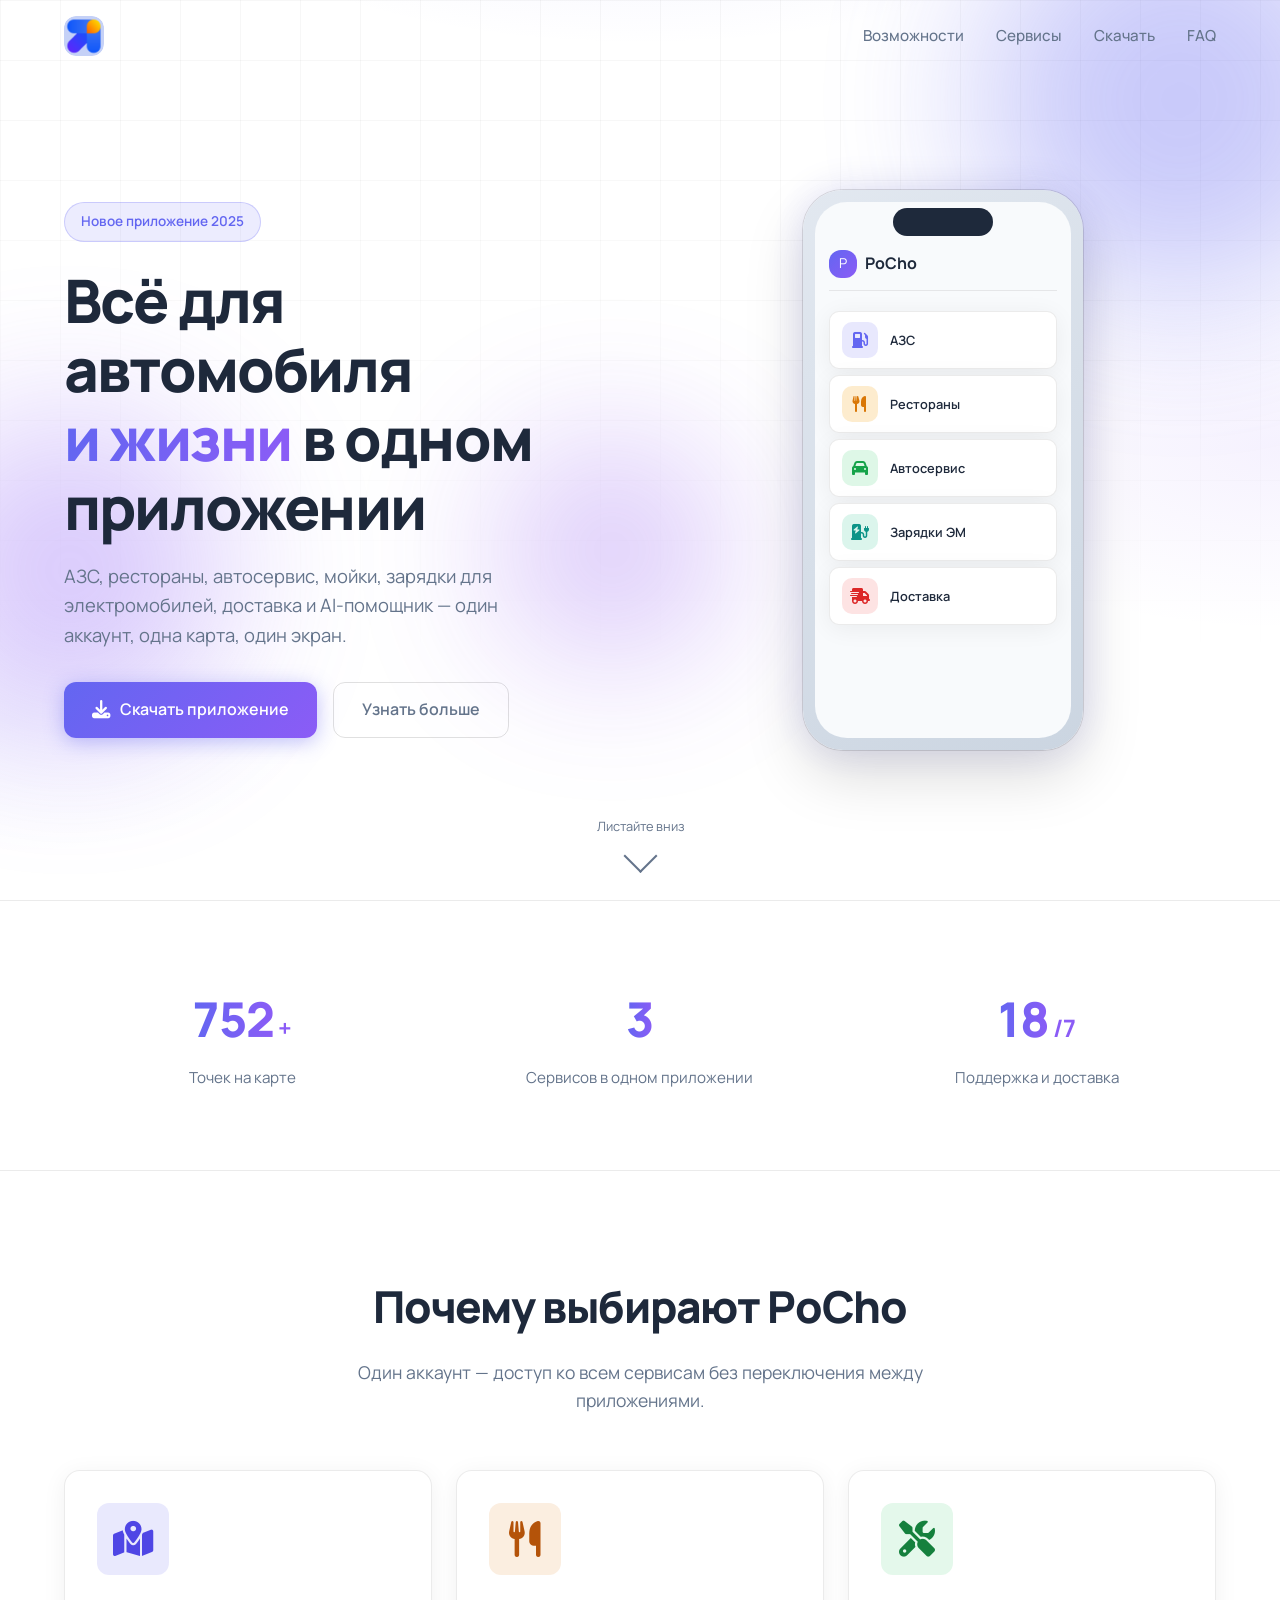
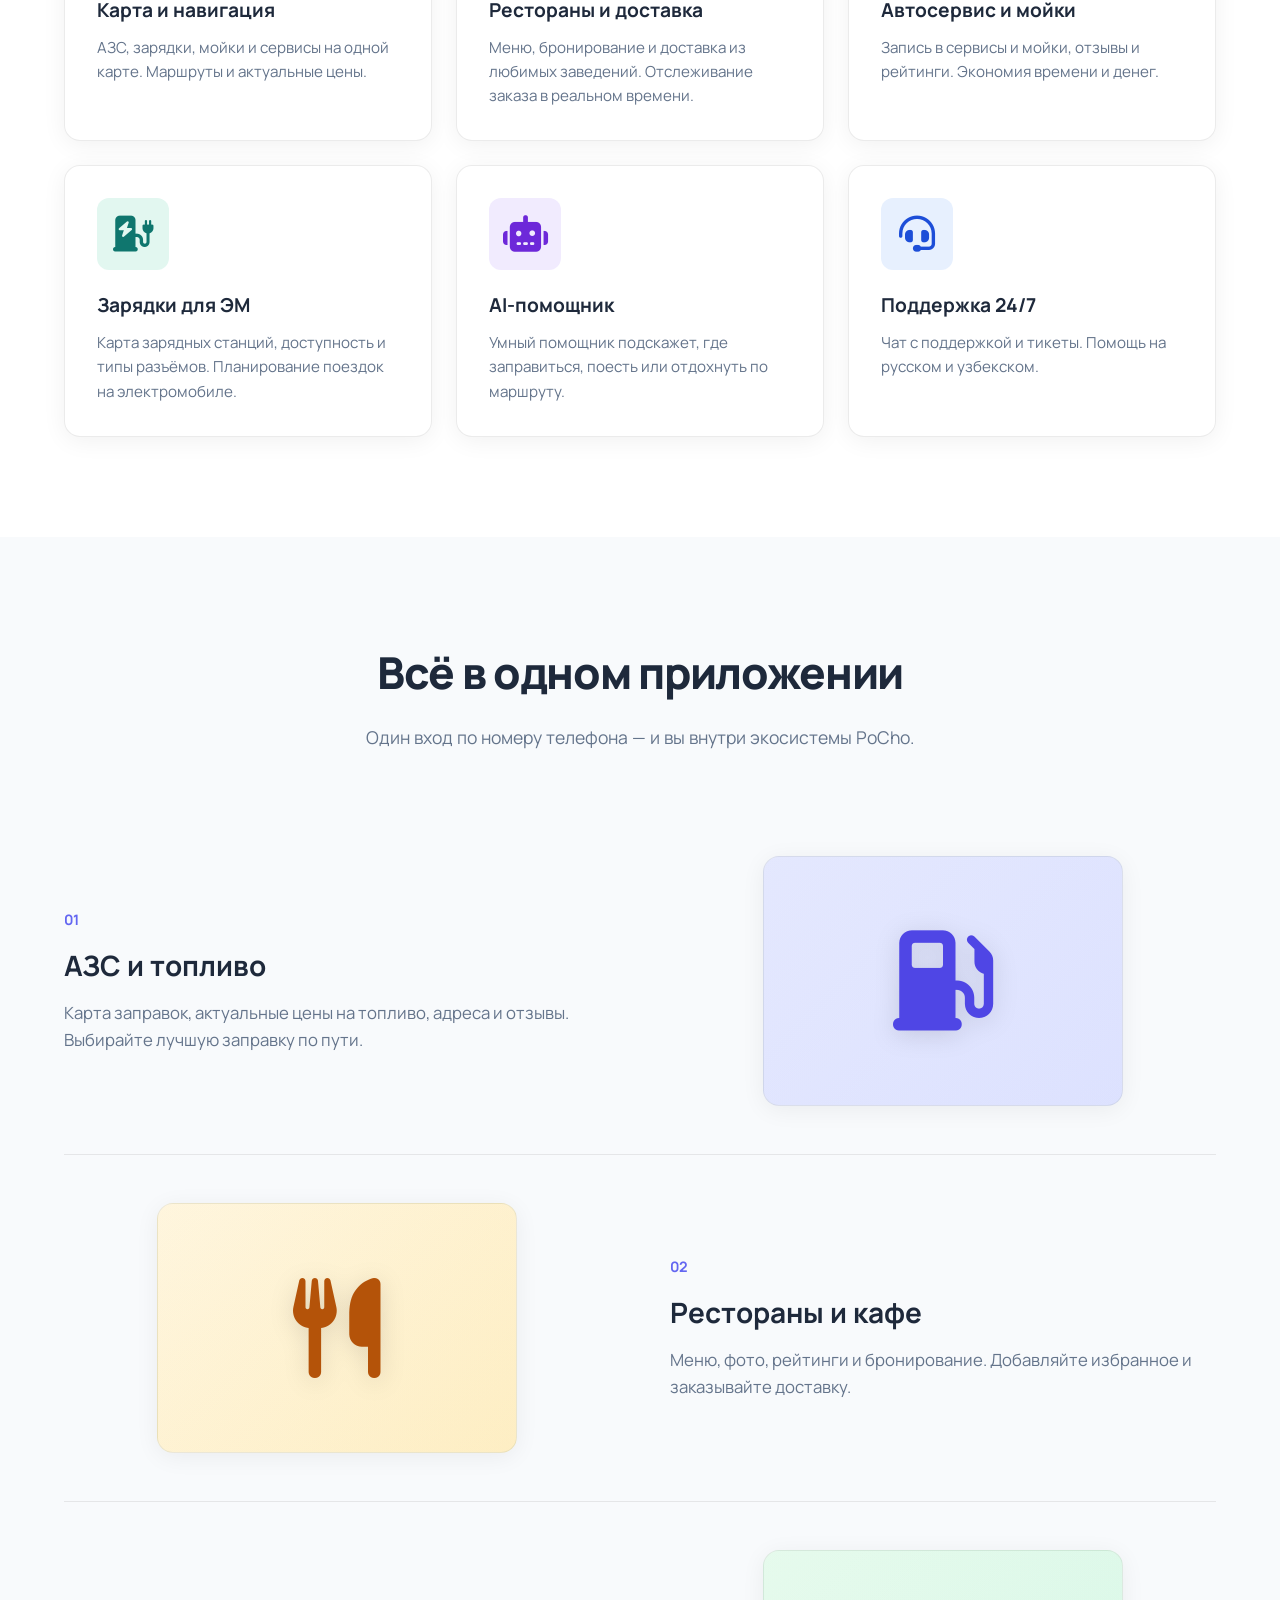
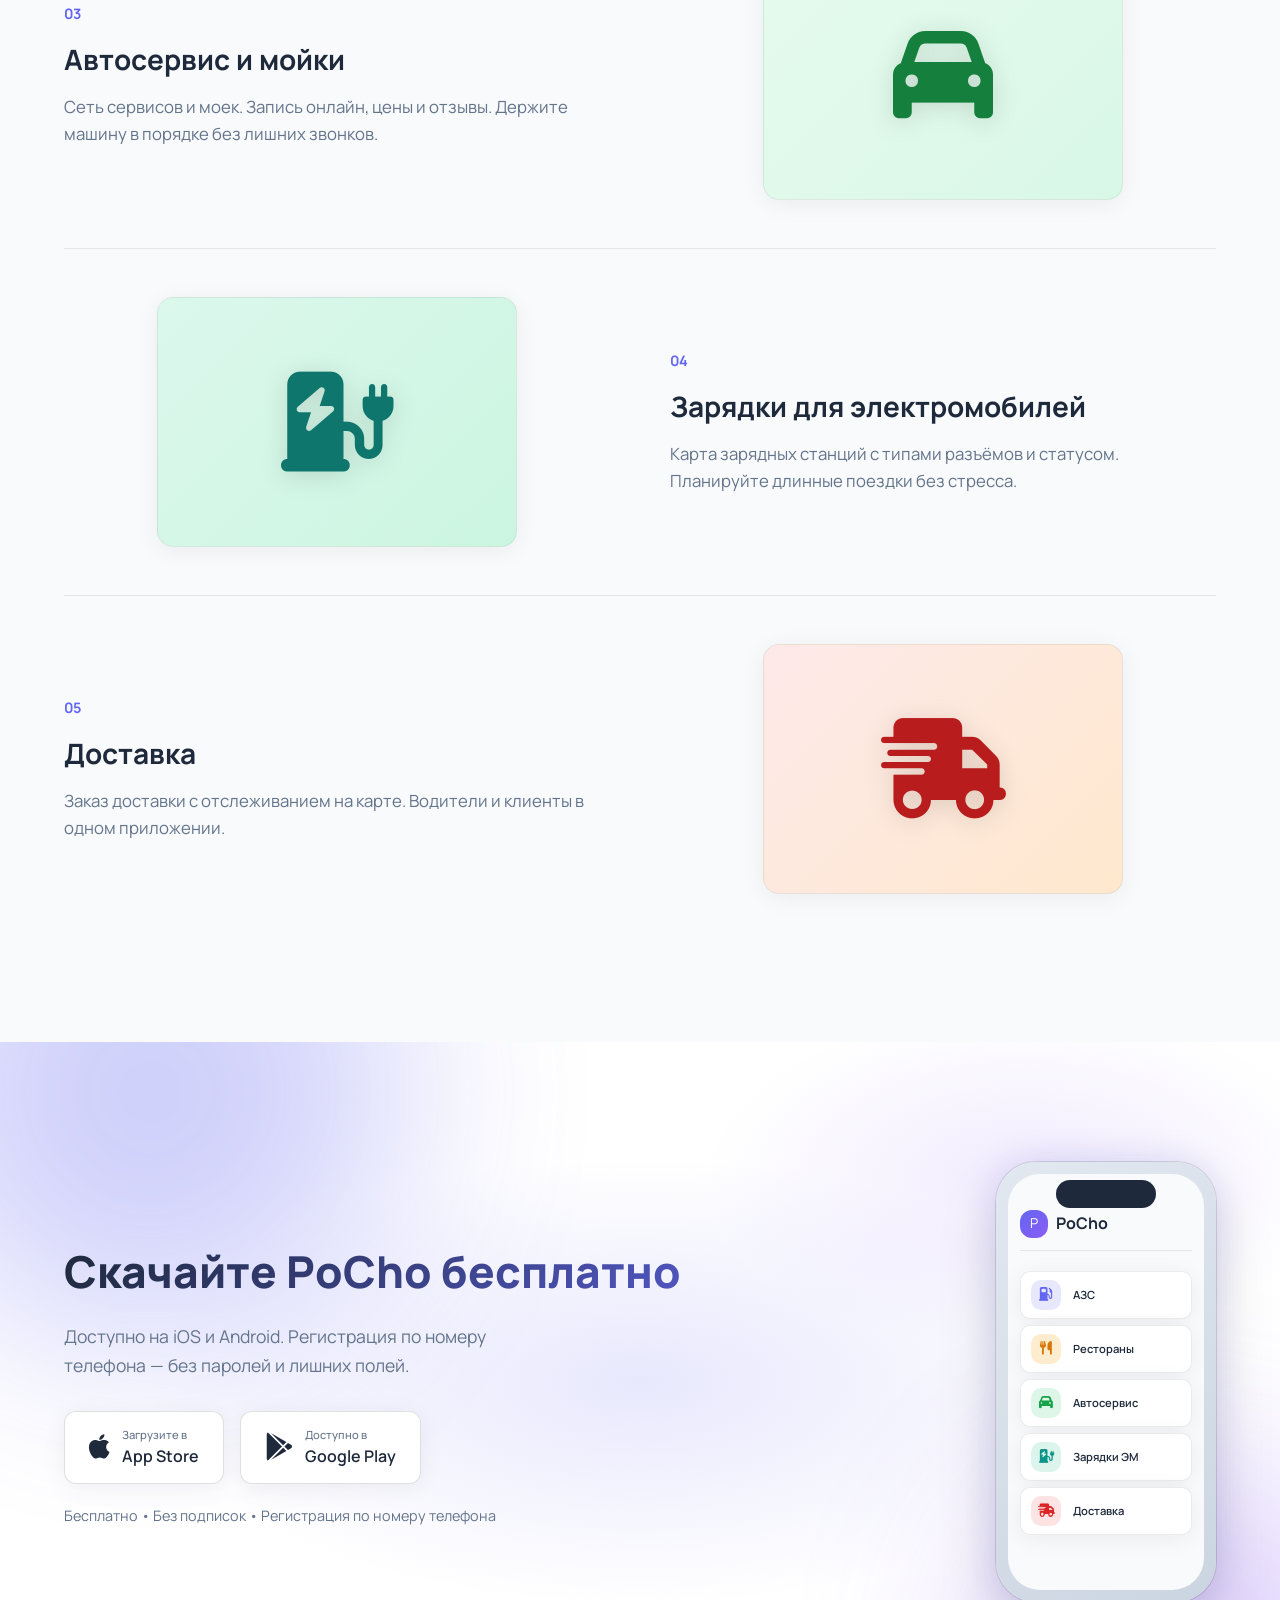
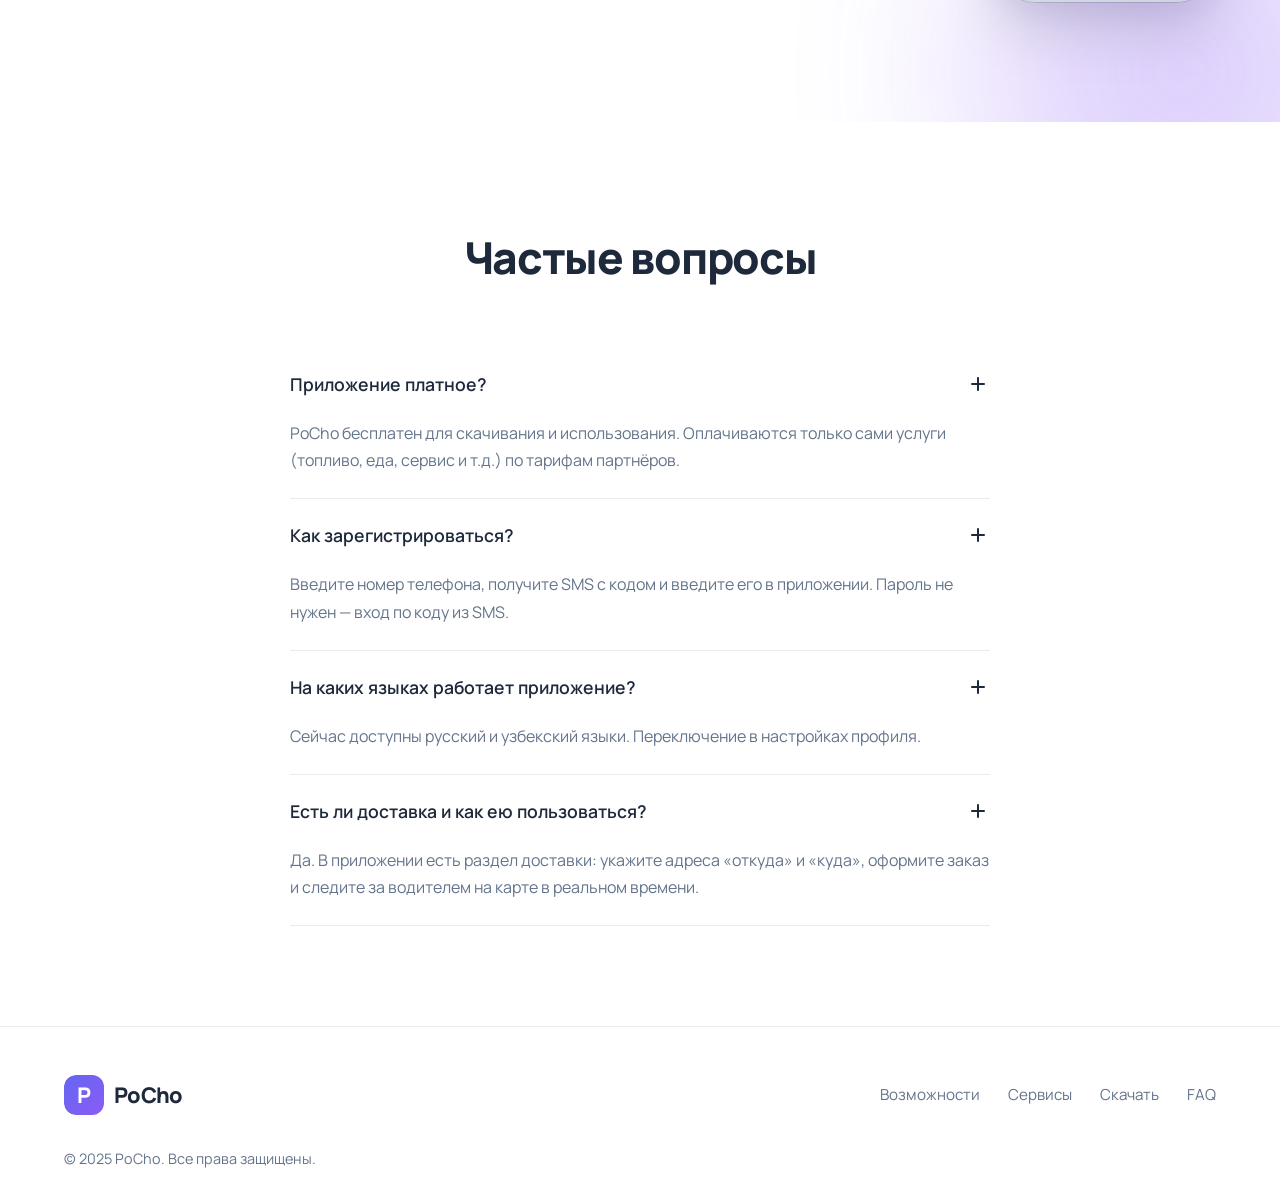
<file: landing/index.html>
<!DOCTYPE html>
<html lang="ru">

<head>
  <meta charset="UTF-8">
  <meta name="viewport" content="width=device-width, initial-scale=1.0">

  <!-- Primary Meta Tags -->
  <title>PoCho — Всё в одном приложении | АЗС, Рестораны, Автосервис, Доставка</title>
  <meta name="title" content="PoCho — Всё в одном приложении | АЗС, Рестораны, Автосервис, Доставка">
  <meta name="description"
    content="PoCho — всё для автомобиля и жизни в одном приложении: АЗС, рестораны, автосервис, мойки, зарядки для электромобилей, доставка и AI-помощник. Скачайте бесплатно на iOS и Android.">
  <meta name="keywords"
    content="PoCho, мобильное приложение, АЗС, заправки, рестораны, автосервис, доставка, зарядки электромобилей, навигация, карта, AI помощник, iOS, Android, скачать приложение">
  <meta name="author" content="PoCho">
  <meta name="robots" content="index, follow, max-image-preview:large, max-snippet:-1, max-video-preview:-1">
  <meta name="language" content="Russian">
  <meta name="revisit-after" content="7 days">
  <meta name="rating" content="general">

  <!-- Canonical URL -->
  <link rel="canonical" href="https://pocho.app/">

  <!-- Open Graph / Facebook -->
  <meta property="og:type" content="website">
  <meta property="og:url" content="https://pocho.app/">
  <meta property="og:title" content="PoCho — Всё в одном приложении | АЗС, Рестораны, Автосервис">
  <meta property="og:description"
    content="PoCho — всё для автомобиля и жизни в одном приложении: АЗС, рестораны, автосервис, мойки, зарядки для электромобилей, доставка и AI-помощник. Скачайте бесплатно на iOS и Android.">
  <meta property="og:image" content="https://pocho.app/to-go-logo.png">
  <meta property="og:image:secure_url" content="https://pocho.app/to-go-logo.png">
  <meta property="og:image:width" content="1200">
  <meta property="og:image:height" content="630">
  <meta property="og:image:alt" content="PoCho — Мобильное приложение для автомобиля и жизни">
  <meta property="og:locale" content="ru_RU">
  <meta property="og:site_name" content="PoCho">

  <!-- Twitter Card -->
  <meta name="twitter:card" content="summary_large_image">
  <meta name="twitter:url" content="https://pocho.app/">
  <meta name="twitter:title" content="PoCho — Всё в одном приложении | АЗС, Рестораны, Автосервис">
  <meta name="twitter:description"
    content="PoCho — всё для автомобиля и жизни в одном приложении: АЗС, рестораны, автосервис, мойки, зарядки для электромобилей, доставка и AI-помощник.">
  <meta name="twitter:image" content="https://pocho.app/to-go-logo.png">
  <meta name="twitter:image:alt" content="PoCho — Мобильное приложение для автомобиля и жизни">
  <meta name="twitter:creator" content="@pocho_app">
  <meta name="twitter:site" content="@pocho_app">

  <!-- Mobile App Meta Tags -->
  <meta name="apple-mobile-web-app-capable" content="yes">
  <meta name="apple-mobile-web-app-status-bar-style" content="default">
  <meta name="apple-mobile-web-app-title" content="PoCho">
  <meta name="mobile-web-app-capable" content="yes">
  <meta name="application-name" content="PoCho">
  <meta name="theme-color" content="#6366f1">
  <meta name="msapplication-TileColor" content="#6366f1">
  <meta name="msapplication-config" content="/browserconfig.xml">

  <!-- Favicons -->
  <link rel="icon" type="image/png" href="/landing/to-go-logo.png">
  <link rel="apple-touch-icon" href="/landing/to-go-logo.png">
  <link rel="icon" type="image/png" sizes="32x32" href="/landing/to-go-logo.png">
  <link rel="icon" type="image/png" sizes="16x16" href="/landing/to-go-logo.png">
  <link rel="mask-icon" href="/landing/to-go-logo.png" color="#6366f1">

  <!-- Preconnect for Performance -->
  <link rel="preconnect" href="https://fonts.googleapis.com">
  <link rel="preconnect" href="https://fonts.gstatic.com" crossorigin>
  <link rel="dns-prefetch" href="https://fonts.googleapis.com">
  <link rel="dns-prefetch" href="https://fonts.gstatic.com">

  <!-- Stylesheets -->
  <link href="https://fonts.googleapis.com/css2?family=Manrope:wght@400;500;600;700;800&display=swap" rel="stylesheet">
  <link rel="stylesheet" href="https://cdnjs.cloudflare.com/ajax/libs/font-awesome/6.5.1/css/all.min.css"
    crossorigin="anonymous">
  <link rel="stylesheet" href="/landing/css/style.css">

  <!-- Structured Data (JSON-LD) -->
  <script type="application/ld+json">
    {
      "@context": "https://schema.org",
      "@type": "MobileApplication",
      "name": "PoCho",
      "applicationCategory": "LifestyleApplication",
      "operatingSystem": ["iOS", "Android"],
      "offers": {
        "@type": "Offer",
        "price": "0",
        "priceCurrency": "USD"
      },
      "aggregateRating": {
        "@type": "AggregateRating",
        "ratingValue": "4.8",
        "ratingCount": "1250"
      },
      "description": "PoCho — всё для автомобиля и жизни в одном приложении: АЗС, рестораны, автосервис, мойки, зарядки для электромобилей, доставка и AI-помощник.",
      "screenshot": "https://pocho.app/to-go-logo.png",
      "softwareVersion": "1.0",
      "releaseNotes": "Первая версия приложения с полным функционалом",
      "downloadUrl": "https://apps.apple.com/app/pocho/idXXXXXXXXX",
      "softwareHelp": {
        "@type": "CreativeWork",
        "url": "https://pocho.app/#faq"
      }
    }
  </script>

  <script type="application/ld+json">
    {
      "@context": "https://schema.org",
      "@type": "Organization",
      "name": "PoCho",
      "url": "https://pocho.app",
      "logo": "https://pocho.app/to-go-logo.png",
      "description": "PoCho — всё для автомобиля и жизни в одном приложении",
      "sameAs": [
        "https://apps.apple.com/app/pocho/idXXXXXXXXX",
        "https://play.google.com/store/apps/details?id=com.potcho.app"
      ],
      "contactPoint": {
        "@type": "ContactPoint",
        "contactType": "customer support",
        "availableLanguage": ["Russian", "Uzbek"]
      }
    }
  </script>

  <script type="application/ld+json">
    {
      "@context": "https://schema.org",
      "@type": "WebSite",
      "name": "PoCho",
      "url": "https://pocho.app",
      "description": "PoCho — всё для автомобиля и жизни в одном приложении",
      "potentialAction": {
        "@type": "SearchAction",
        "target": "https://pocho.app/?q={search_term_string}",
        "query-input": "required name=search_term_string"
      }
    }
  </script>

  <script type="application/ld+json">
    {
      "@context": "https://schema.org",
      "@type": "FAQPage",
      "mainEntity": [{
          "@type": "Question",
          "name": "Приложение платное?",
          "acceptedAnswer": {
            "@type": "Answer",
            "text": "PoCho бесплатен для скачивания и использования. Оплачиваются только сами услуги (топливо, еда, сервис и т.д.) по тарифам партнёров."
          }
        },
        {
          "@type": "Question",
          "name": "Как зарегистрироваться?",
          "acceptedAnswer": {
            "@type": "Answer",
            "text": "Введите номер телефона, получите SMS с кодом и введите его в приложении. Пароль не нужен — вход по коду из SMS."
          }
        },
        {
          "@type": "Question",
          "name": "На каких языках работает приложение?",
          "acceptedAnswer": {
            "@type": "Answer",
            "text": "Сейчас доступны русский и узбекский языки. Переключение в настройках профиля."
          }
        },
        {
          "@type": "Question",
          "name": "Есть ли доставка и как ею пользоваться?",
          "acceptedAnswer": {
            "@type": "Answer",
            "text": "Да. В приложении есть раздел доставки: укажите адреса «откуда» и «куда», оформите заказ и следите за водителем на карте в реальном времени."
          }
        }
      ]
    }
  </script>

  <script type="application/ld+json">
    {
      "@context": "https://schema.org",
      "@type": "SoftwareApplication",
      "name": "PoCho",
      "operatingSystem": "iOS, Android",
      "applicationCategory": "LifestyleApplication",
      "offers": {
        "@type": "Offer",
        "price": "0",
        "priceCurrency": "USD"
      },
      "aggregateRating": {
        "@type": "AggregateRating",
        "ratingValue": "4.8",
        "reviewCount": "1250"
      },
      "description": "PoCho — всё для автомобиля и жизни в одном приложении: АЗС, рестораны, автосервис, мойки, зарядки для электромобилей, доставка и AI-помощник.",
      "screenshot": "https://pocho.app/to-go-logo.png",
      "featureList": [
        "Карта и навигация",
        "АЗС и топливо",
        "Рестораны и доставка",
        "Автосервис и мойки",
        "Зарядки для электромобилей",
        "AI-помощник",
        "Поддержка 24/7"
      ]
    }
  </script>
</head>

<body>
  <!-- Cursor glow -->
  <div class="cursor-glow" id="cursorGlow"></div>

  <!-- Header -->
  <header class="header" id="header">
    <div class="container header-inner">
      <a href="/" class="logo" aria-label="PoCho — Главная страница">
        <img src="/landing/to-go-logo.png" alt="PoCho — Всё в одном приложении" class="logo-img" width="120" height="40">
      </a>
      <nav class="nav">
        <a href="#features">Возможности</a>
        <a href="#services">Сервисы</a>
        <a href="#download">Скачать</a>
        <a href="#faq">FAQ</a>
      </nav>
      <button class="nav-toggle" id="navToggle" aria-label="Меню">
        <span></span><span></span><span></span>
      </button>
    </div>
  </header>

  <!-- Hero -->
  <section class="hero" itemscope itemtype="https://schema.org/WebPage">
    <div class="hero-bg">
      <div class="hero-gradient"></div>
      <div class="hero-grid"></div>
      <div class="hero-orb hero-orb-1"></div>
      <div class="hero-orb hero-orb-2"></div>
      <div class="hero-orb hero-orb-3"></div>
    </div>
    <div class="container hero-inner">
      <div class="hero-content animate-on-scroll">
        <span class="hero-badge">Новое приложение 2025</span>
        <h1 class="hero-title" itemprop="name">
          Всё для автомобиля<br>
          <span class="hero-title-accent">и жизни</span> в одном приложении
        </h1>
        <p class="hero-desc" itemprop="description">
          АЗС, рестораны, автосервис, мойки, зарядки для электромобилей, доставка и AI-помощник — один аккаунт, одна
          карта, один экран.
        </p>
        <div class="hero-cta">
          <a href="#download" class="btn btn-primary">
            <i class="fa-solid fa-download" aria-hidden="true"></i>
            Скачать приложение
          </a>
          <a href="#features" class="btn btn-ghost">Узнать больше</a>
        </div>
      </div>
      <div class="hero-visual animate-on-scroll" data-delay="200">
        <div class="phone-mockup">
          <div class="phone-screen">
            <div class="phone-app-preview">
              <div class="phone-app-header">
                <span class="logo-icon">P</span>
                <span class="logo-text">PoCho</span>
              </div>
              <div class="phone-app-menu">
                <div class="phone-app-menu-item">
                  <span class="menu-icon menu-icon-gas"><i class="fa-solid fa-gas-pump" aria-hidden="true"></i></span>
                  <span>АЗС</span>
                </div>
                <div class="phone-app-menu-item">
                  <span class="menu-icon menu-icon-restaurant"><i class="fa-solid fa-utensils"
                      aria-hidden="true"></i></span>
                  <span>Рестораны</span>
                </div>
                <div class="phone-app-menu-item">
                  <span class="menu-icon menu-icon-car"><i class="fa-solid fa-car" aria-hidden="true"></i></span>
                  <span>Автосервис</span>
                </div>
                <div class="phone-app-menu-item">
                  <span class="menu-icon menu-icon-ev"><i class="fa-solid fa-charging-station"
                      aria-hidden="true"></i></span>
                  <span>Зарядки ЭМ</span>
                </div>
                <div class="phone-app-menu-item">
                  <span class="menu-icon menu-icon-delivery"><i class="fa-solid fa-truck-fast"
                      aria-hidden="true"></i></span>
                  <span>Доставка</span>
                </div>
              </div>
            </div>
          </div>
        </div>
      </div>
    </div>
    <div class="hero-scroll">
      <span>Листайте вниз</span>
      <div class="scroll-arrow"></div>
    </div>
  </section>

  <!-- Stats -->
  <section class="stats">
    <div class="container">
      <div class="stats-grid">
        <div class="stat-item animate-on-scroll">
          <span class="stat-value" data-target="1000">0</span>
          <span class="stat-suffix">+</span>
          <span class="stat-label">Точек на карте</span>
        </div>
        <div class="stat-item animate-on-scroll">
          <span class="stat-value" data-target="5">0</span>
          <span class="stat-label">Сервисов в одном приложении</span>
        </div>
        <div class="stat-item animate-on-scroll">
          <span class="stat-value" data-target="24">0</span>
          <span class="stat-suffix">/7</span>
          <span class="stat-label">Поддержка и доставка</span>
        </div>
      </div>
    </div>
  </section>

  <!-- Features -->
  <section class="section features" id="features">
    <div class="container">
      <div class="section-head animate-on-scroll">
        <h2 class="section-title">Почему выбирают PoCho</h2>
        <p class="section-desc">Один аккаунт — доступ ко всем сервисам без переключения между приложениями.</p>
      </div>
      <div class="features-grid">
        <article class="feature-card animate-on-scroll">
          <div class="feature-icon">
            <i class="fa-solid fa-map-location-dot" aria-hidden="true"></i>
          </div>
          <h3>Карта и навигация</h3>
          <p>АЗС, зарядки, мойки и сервисы на одной карте. Маршруты и актуальные цены.</p>
        </article>
        <article class="feature-card animate-on-scroll">
          <div class="feature-icon">
            <i class="fa-solid fa-utensils" aria-hidden="true"></i>
          </div>
          <h3>Рестораны и доставка</h3>
          <p>Меню, бронирование и доставка из любимых заведений. Отслеживание заказа в реальном времени.</p>
        </article>
        <article class="feature-card animate-on-scroll">
          <div class="feature-icon">
            <i class="fa-solid fa-screwdriver-wrench" aria-hidden="true"></i>
          </div>
          <h3>Автосервис и мойки</h3>
          <p>Запись в сервисы и мойки, отзывы и рейтинги. Экономия времени и денег.</p>
        </article>
        <article class="feature-card animate-on-scroll">
          <div class="feature-icon">
            <i class="fa-solid fa-charging-station" aria-hidden="true"></i>
          </div>
          <h3>Зарядки для ЭМ</h3>
          <p>Карта зарядных станций, доступность и типы разъёмов. Планирование поездок на электромобиле.</p>
        </article>
        <article class="feature-card animate-on-scroll">
          <div class="feature-icon">
            <i class="fa-solid fa-robot" aria-hidden="true"></i>
          </div>
          <h3>AI-помощник</h3>
          <p>Умный помощник подскажет, где заправиться, поесть или отдохнуть по маршруту.</p>
        </article>
        <article class="feature-card animate-on-scroll">
          <div class="feature-icon">
            <i class="fa-solid fa-headset" aria-hidden="true"></i>
          </div>
          <h3>Поддержка 24/7</h3>
          <p>Чат с поддержкой и тикеты. Помощь на русском и узбекском.</p>
        </article>
      </div>
    </div>
  </section>

  <!-- Services (app screens) -->
  <section class="section services" id="services">
    <div class="container">
      <div class="section-head animate-on-scroll">
        <h2 class="section-title">Всё в одном приложении</h2>
        <p class="section-desc">Один вход по номеру телефона — и вы внутри экосистемы PoCho.</p>
      </div>
      <div class="services-list">
        <div class="service-row">
          <div class="service-content animate-on-scroll">
            <span class="service-num">01</span>
            <h3>АЗС и топливо</h3>
            <p>Карта заправок, актуальные цены на топливо, адреса и отзывы. Выбирайте лучшую заправку по пути.</p>
          </div>
          <div class="service-visual animate-on-scroll" data-delay="100">
            <div class="service-card service-card-gas">
              <div class="service-card-illus">
                <i class="fa-solid fa-gas-pump service-card-icon" aria-hidden="true"></i>
              </div>
            </div>
          </div>
        </div>
        <div class="service-row service-row-reverse">
          <div class="service-content animate-on-scroll">
            <span class="service-num">02</span>
            <h3>Рестораны и кафе</h3>
            <p>Меню, фото, рейтинги и бронирование. Добавляйте избранное и заказывайте доставку.</p>
          </div>
          <div class="service-visual animate-on-scroll" data-delay="100">
            <div class="service-card service-card-restaurant">
              <div class="service-card-illus">
                <i class="fa-solid fa-utensils service-card-icon" aria-hidden="true"></i>
              </div>
            </div>
          </div>
        </div>
        <div class="service-row">
          <div class="service-content animate-on-scroll">
            <span class="service-num">03</span>
            <h3>Автосервис и мойки</h3>
            <p>Сеть сервисов и моек. Запись онлайн, цены и отзывы. Держите машину в порядке без лишних звонков.</p>
          </div>
          <div class="service-visual animate-on-scroll" data-delay="100">
            <div class="service-card service-card-car">
              <div class="service-card-illus">
                <i class="fa-solid fa-car service-card-icon" aria-hidden="true"></i>
              </div>
            </div>
          </div>
        </div>
        <div class="service-row service-row-reverse">
          <div class="service-content animate-on-scroll">
            <span class="service-num">04</span>
            <h3>Зарядки для электромобилей</h3>
            <p>Карта зарядных станций с типами разъёмов и статусом. Планируйте длинные поездки без стресса.</p>
          </div>
          <div class="service-visual animate-on-scroll" data-delay="100">
            <div class="service-card service-card-ev">
              <div class="service-card-illus">
                <i class="fa-solid fa-charging-station service-card-icon" aria-hidden="true"></i>
              </div>
            </div>
          </div>
        </div>
        <div class="service-row">
          <div class="service-content animate-on-scroll">
            <span class="service-num">05</span>
            <h3>Доставка</h3>
            <p>Заказ доставки с отслеживанием на карте. Водители и клиенты в одном приложении.</p>
          </div>
          <div class="service-visual animate-on-scroll" data-delay="100">
            <div class="service-card service-card-delivery">
              <div class="service-card-illus">
                <i class="fa-solid fa-truck-fast service-card-icon" aria-hidden="true"></i>
              </div>
            </div>
          </div>
        </div>
      </div>
    </div>
  </section>

  <!-- CTA / Download -->
  <section class="section cta" id="download">
    <div class="cta-bg">
      <div class="cta-gradient"></div>
      <div class="cta-orb cta-orb-1"></div>
      <div class="cta-orb cta-orb-2"></div>
    </div>
    <div class="container cta-inner">
      <div class="cta-content animate-on-scroll">
        <h2 class="cta-title">Скачайте PoCho бесплатно</h2>
        <p class="cta-desc">Доступно на iOS и Android. Регистрация по номеру телефона — без паролей и лишних полей.</p>
        <div class="download-buttons">
          <a href="https://apps.apple.com/app/pocho/idXXXXXXXXX" class="store-btn store-btn-apple"
            aria-label="Скачать в App Store" target="_blank" rel="noopener">
            <span class="store-icon">
              <i class="fa-brands fa-apple" aria-hidden="true"></i>
            </span>
            <span class="store-text"><small>Загрузите в</small> App Store</span>
          </a>
          <a href="https://play.google.com/store/apps/details?id=com.potcho.app" class="store-btn store-btn-google"
            aria-label="Скачать в Google Play" target="_blank" rel="noopener">
            <span class="store-icon">
              <i class="fa-brands fa-google-play" aria-hidden="true"></i>
            </span>
            <span class="store-text"><small>Доступно в</small> Google Play</span>
          </a>
        </div>
        <p class="cta-note">Бесплатно • Без подписок • Регистрация по номеру телефона</p>
      </div>
      <div class="cta-phone animate-on-scroll" data-delay="150">
        <div class="phone-mockup phone-mockup-small">
          <div class="phone-screen">
            <div class="phone-app-preview">
              <div class="phone-app-header">
                <span class="logo-icon">P</span>
                <span class="logo-text">PoCho</span>
              </div>
              <div class="phone-app-menu">
                <div class="phone-app-menu-item">
                  <span class="menu-icon menu-icon-gas"><i class="fa-solid fa-gas-pump" aria-hidden="true"></i></span>
                  <span>АЗС</span>
                </div>
                <div class="phone-app-menu-item">
                  <span class="menu-icon menu-icon-restaurant"><i class="fa-solid fa-utensils"
                      aria-hidden="true"></i></span>
                  <span>Рестораны</span>
                </div>
                <div class="phone-app-menu-item">
                  <span class="menu-icon menu-icon-car"><i class="fa-solid fa-car" aria-hidden="true"></i></span>
                  <span>Автосервис</span>
                </div>
                <div class="phone-app-menu-item">
                  <span class="menu-icon menu-icon-ev"><i class="fa-solid fa-charging-station"
                      aria-hidden="true"></i></span>
                  <span>Зарядки ЭМ</span>
                </div>
                <div class="phone-app-menu-item">
                  <span class="menu-icon menu-icon-delivery"><i class="fa-solid fa-truck-fast"
                      aria-hidden="true"></i></span>
                  <span>Доставка</span>
                </div>
              </div>
            </div>
          </div>
        </div>
      </div>
    </div>
  </section>

  <!-- FAQ -->
  <section class="section faq" id="faq">
    <div class="container">
      <div class="section-head animate-on-scroll">
        <h2 class="section-title">Частые вопросы</h2>
      </div>
      <div class="faq-list">
        <div class="faq-item animate-on-scroll" aria-expanded="false">
          <button class="faq-question" type="button">
            <span>Приложение платное?</span>
            <span class="faq-icon"></span>
          </button>
          <div class="faq-answer">
            <p>PoCho бесплатен для скачивания и использования. Оплачиваются только сами услуги (топливо, еда, сервис и
              т.д.) по тарифам партнёров.</p>
          </div>
        </div>
        <div class="faq-item animate-on-scroll" aria-expanded="false">
          <button class="faq-question" type="button">
            <span>Как зарегистрироваться?</span>
            <span class="faq-icon"></span>
          </button>
          <div class="faq-answer">
            <p>Введите номер телефона, получите SMS с кодом и введите его в приложении. Пароль не нужен — вход по коду
              из SMS.</p>
          </div>
        </div>
        <div class="faq-item animate-on-scroll" aria-expanded="false">
          <button class="faq-question" type="button">
            <span>На каких языках работает приложение?</span>
            <span class="faq-icon"></span>
          </button>
          <div class="faq-answer">
            <p>Сейчас доступны русский и узбекский языки. Переключение в настройках профиля.</p>
          </div>
        </div>
        <div class="faq-item animate-on-scroll" aria-expanded="false">
          <button class="faq-question" type="button">
            <span>Есть ли доставка и как ею пользоваться?</span>
            <span class="faq-icon"></span>
          </button>
          <div class="faq-answer">
            <p>Да. В приложении есть раздел доставки: укажите адреса «откуда» и «куда», оформите заказ и следите за
              водителем на карте в реальном времени.</p>
          </div>
        </div>
      </div>
    </div>
  </section>

  <!-- Footer -->
  <footer class="footer" itemscope itemtype="https://schema.org/WPFooter">
    <div class="container">
      <div class="footer-top">
        <a href="/" class="logo" aria-label="PoCho — Главная страница">
          <span class="logo-icon" aria-hidden="true">P</span>
          <span class="logo-text">PoCho</span>
        </a>
        <nav class="footer-nav">
          <a href="#features">Возможности</a>
          <a href="#services">Сервисы</a>
          <a href="#download">Скачать</a>
          <a href="#faq">FAQ</a>
        </nav>
      </div>
      <div class="footer-bottom">
        <p>&copy; 2025 PoCho. Все права защищены.</p>
      </div>
    </div>
  </footer>

  <script src="/landing/js/main.js"></script>
</body>

</html>
</file>
<file: landing/css/style.css>
/* ===== PoCho Landing — Light theme ===== */
:root {
  --primary: #6366f1;
  --primary-dark: #4f46e5;
  --secondary: #8b5cf6;
  --accent: #7c3aed;
  --bg: #ffffff;
  --bg-elevated: #f8fafc;
  --surface: #ffffff;
  --surface-card: #f1f5f9;
  --text: #1e293b;
  --text-muted: #64748b;
  --border: rgba(0, 0, 0, 0.08);
  --border-strong: rgba(0, 0, 0, 0.12);
  --radius: 16px;
  --radius-sm: 12px;
  --font: 'Manrope', -apple-system, BlinkMacSystemFont, sans-serif;
  --shadow-glow: 0 0 60px -12px rgba(99, 102, 241, 0.35);
  --shadow-card: 0 4px 24px rgba(0, 0, 0, 0.06);
  --transition: 0.3s cubic-bezier(0.4, 0, 0.2, 1);
}

*, *::before, *::after { box-sizing: border-box; margin: 0; padding: 0; }
html { scroll-behavior: smooth; }
body {
  font-family: var(--font);
  background: var(--bg);
  color: var(--text);
  line-height: 1.6;
  overflow-x: hidden;
  padding-left: env(safe-area-inset-left);
  padding-right: env(safe-area-inset-right);
}
a { color: inherit; text-decoration: none; -webkit-tap-highlight-color: transparent; }
button { font-family: inherit; cursor: pointer; border: none; background: none; -webkit-tap-highlight-color: transparent; }
img { max-width: 100%; height: auto; display: block; }
@media (max-width: 768px) {
  .nav a { min-height: 44px; display: flex; align-items: center; }
}

.container { width: 100%; max-width: 1200px; margin: 0 auto; padding: 0 24px; }
@media (max-width: 480px) { .container { padding: 0 16px; } }

/* ===== Cursor glow (optional) ===== */
.cursor-glow {
  position: fixed;
  width: 400px;
  height: 400px;
  border-radius: 50%;
  background: radial-gradient(circle, rgba(99, 102, 241, 0.08) 0%, transparent 70%);
  pointer-events: none;
  transform: translate(-50%, -50%);
  z-index: 0;
  opacity: 0;
  transition: opacity 0.4s ease;
}
body:hover .cursor-glow { opacity: 1; }

/* ===== Header ===== */
.header {
  position: fixed;
  top: 0;
  left: 0;
  right: 0;
  z-index: 100;
  padding: 16px 0;
  padding-top: max(16px, env(safe-area-inset-top));
  transition: background var(--transition), backdrop-filter var(--transition);
}
.header.scrolled {
  background: rgba(255, 255, 255, 0.9);
  backdrop-filter: blur(12px);
  border-bottom: 1px solid var(--border);
  box-shadow: 0 1px 0 var(--border);
}
.header-inner { display: flex; align-items: center; justify-content: space-between; }
.logo {
  display: flex;
  align-items: center;
  gap: 10px;
  font-weight: 800;
  font-size: 1.35rem;
  letter-spacing: -0.03em;
  overflow: hidden;
  border-radius: 12px;
}
.logo-img {
  height: 40px;
  width: auto;
  display: block;
  object-fit: contain;
  border-radius: 12px;
  transition: opacity 0.3s ease, transform 0.3s ease;
}
.logo:hover .logo-img {
  opacity: 0.9;
  transform: scale(1.02);
}
.logo-icon {
  width: 40px;
  height: 40px;
  display: flex;
  align-items: center;
  justify-content: center;
  background: linear-gradient(135deg, var(--primary), var(--secondary));
  border-radius: var(--radius-sm);
  color: white;
}
.logo-text { color: var(--text); }
.nav { display: flex; gap: 32px; }
.nav a {
  font-size: 0.95rem;
  font-weight: 500;
  color: var(--text-muted);
  transition: color var(--transition);
}
.nav a:hover { color: var(--primary); }
.nav-toggle { display: none; flex-direction: column; gap: 6px; }
.nav-toggle span { width: 24px; height: 2px; background: var(--text); border-radius: 1px; transition: var(--transition); }

@media (max-width: 768px) {
  .header { padding: 12px 0; }
  .header-inner { padding: 0; }
  .logo { font-size: 1.2rem; }
  .logo-img { height: 36px; }
  .logo-icon { width: 36px; height: 36px; font-size: 0.9rem; }
  .nav {
    position: fixed;
    top: 60px;
    left: 0;
    right: 0;
    background: var(--surface);
    border-bottom: 1px solid var(--border);
    box-shadow: var(--shadow-card);
    flex-direction: column;
    padding: 20px 24px;
    gap: 4px;
    display: none;
  }
  .nav a { padding: 14px 0; font-size: 1rem; }
  .nav.open { display: flex; }
  .nav-toggle { display: flex; padding: 8px; }
  .nav-toggle.open span:nth-child(1) { transform: rotate(45deg) translate(6px, 6px); }
  .nav-toggle.open span:nth-child(2) { opacity: 0; }
  .nav-toggle.open span:nth-child(3) { transform: rotate(-45deg) translate(5px, -5px); }
  body.nav-open { overflow: hidden; }
}
@media (max-width: 480px) {
  .nav { top: 56px; padding: 16px; }
}

/* ===== Hero ===== */
.hero {
  position: relative;
  min-height: 100vh;
  min-height: 100dvh;
  display: flex;
  align-items: center;
  padding: 120px 0 80px;
}
.hero-bg {
  position: absolute;
  inset: 0;
  z-index: -1;
}
.hero-gradient {
  position: absolute;
  inset: 0;
  background: radial-gradient(ellipse 80% 50% at 50% -20%, rgba(99, 102, 241, 0.12), transparent 50%),
              radial-gradient(ellipse 60% 40% at 100% 50%, rgba(139, 92, 246, 0.08), transparent 50%),
              radial-gradient(ellipse 50% 30% at 0% 80%, rgba(99, 102, 241, 0.06), transparent 50%);
}
.hero-grid {
  position: absolute;
  inset: 0;
  background-image: linear-gradient(rgba(0,0,0,0.03) 1px, transparent 1px),
                    linear-gradient(90deg, rgba(0,0,0,0.03) 1px, transparent 1px);
  background-size: 60px 60px;
  mask-image: linear-gradient(to bottom, black 15%, transparent 75%);
}
.hero-orb {
  position: absolute;
  border-radius: 50%;
  filter: blur(80px);
  opacity: 0.35;
  animation: float 12s ease-in-out infinite;
}
.hero-orb-1 { width: 400px; height: 400px; background: var(--primary); top: -100px; right: -100px; animation-delay: 0s; }
.hero-orb-2 { width: 300px; height: 300px; background: var(--secondary); bottom: 20%; left: -80px; animation-delay: -4s; }
.hero-orb-3 { width: 200px; height: 200px; background: var(--accent); top: 50%; left: 40%; animation-delay: -8s; }
@keyframes float {
  0%, 100% { transform: translate(0, 0) scale(1); }
  33% { transform: translate(30px, -30px) scale(1.05); }
  66% { transform: translate(-20px, 20px) scale(0.95); }
}

.hero-inner {
  display: grid;
  grid-template-columns: 1fr 1fr;
  gap: 60px;
  align-items: center;
}
.hero-badge {
  display: inline-block;
  padding: 8px 16px;
  background: rgba(99, 102, 241, 0.12);
  border: 1px solid rgba(99, 102, 241, 0.25);
  border-radius: 100px;
  font-size: 0.85rem;
  font-weight: 600;
  color: var(--primary);
  margin-bottom: 24px;
  animation: fadeInUp 0.8s ease forwards;
}
.hero-title {
  font-size: clamp(2.5rem, 5vw, 3.75rem);
  font-weight: 800;
  line-height: 1.15;
  letter-spacing: -0.03em;
  margin-bottom: 20px;
  animation: fadeInUp 0.8s 0.1s ease forwards;
  opacity: 0;
  animation-fill-mode: forwards;
}
.hero-title-accent {
  background: linear-gradient(90deg, var(--primary), var(--secondary));
  -webkit-background-clip: text;
  -webkit-text-fill-color: transparent;
  background-clip: text;
}
.hero-desc {
  font-size: 1.15rem;
  color: var(--text-muted);
  max-width: 480px;
  margin-bottom: 32px;
  animation: fadeInUp 0.8s 0.2s ease forwards;
  opacity: 0;
  animation-fill-mode: forwards;
}
.hero-cta { display: flex; gap: 16px; flex-wrap: wrap; animation: fadeInUp 0.8s 0.3s ease forwards; opacity: 0; animation-fill-mode: forwards; }
.btn {
  display: inline-flex;
  align-items: center;
  gap: 10px;
  padding: 14px 28px;
  border-radius: var(--radius-sm);
  font-size: 1rem;
  font-weight: 600;
  transition: transform var(--transition), box-shadow var(--transition);
}
.btn:hover { transform: translateY(-2px); }
.btn i { font-size: 1.15rem; }
.btn-primary {
  background: linear-gradient(135deg, var(--primary), var(--secondary));
  color: white;
  box-shadow: 0 4px 20px rgba(99, 102, 241, 0.4);
}
.btn-primary:hover { box-shadow: var(--shadow-glow); }
.btn-ghost {
  color: var(--text-muted);
  border: 1px solid var(--border-strong);
  background: transparent;
}
.btn-ghost:hover { color: var(--primary); border-color: var(--primary); background: rgba(99, 102, 241, 0.06); }

.hero-visual { display: flex; justify-content: center; }
.phone-mockup {
  width: 280px;
  height: 560px;
  background: linear-gradient(145deg, #e2e8f0, #cbd5e1);
  border-radius: 40px;
  padding: 12px;
  box-shadow: 0 25px 60px rgba(0,0,0,0.15), 0 0 0 1px var(--border-strong), 0 0 40px -5px rgba(99, 102, 241, 0.2);
  position: relative;
}
.phone-mockup::before {
  content: '';
  position: absolute;
  top: 18px;
  left: 50%;
  transform: translateX(-50%);
  width: 100px;
  height: 28px;
  background: var(--text);
  border-radius: 20px;
  z-index: 1;
}
.phone-screen {
  width: 100%;
  height: 100%;
  background: var(--bg-elevated);
  border-radius: 32px;
  overflow: hidden;
}
.phone-app-preview {
  height: 100%;
  padding: 48px 14px 16px;
  display: flex;
  flex-direction: column;
  gap: 0;
}
.phone-app-header {
  display: flex;
  align-items: center;
  gap: 8px;
  margin-bottom: 20px;
  padding-bottom: 12px;
  border-bottom: 1px solid var(--border);
}
.phone-app-header .logo-icon { width: 28px; height: 28px; font-size: 0.85rem; }
.phone-app-header .logo-text { font-size: 1rem; font-weight: 700; color: var(--text); }
.phone-app-menu {
  display: flex;
  flex-direction: column;
  gap: 6px;
}
.phone-app-menu-item {
  display: flex;
  align-items: center;
  gap: 12px;
  padding: 10px 12px;
  background: var(--surface);
  border-radius: 10px;
  border: 1px solid var(--border);
  font-size: 0.8rem;
  font-weight: 600;
  color: var(--text);
  box-shadow: var(--shadow-card);
}
.phone-app-menu-item .menu-icon {
  width: 36px;
  height: 36px;
  border-radius: 10px;
  display: flex;
  align-items: center;
  justify-content: center;
  flex-shrink: 0;
}
.phone-app-menu-item .menu-icon i { font-size: 1rem; }
.menu-icon-gas { background: rgba(99, 102, 241, 0.15); color: var(--primary); }
.menu-icon-restaurant { background: rgba(245, 158, 11, 0.2); color: #d97706; }
.menu-icon-car { background: rgba(34, 197, 94, 0.15); color: #16a34a; }
.menu-icon-ev { background: rgba(16, 185, 129, 0.15); color: #0d9488; }
.menu-icon-delivery { background: rgba(239, 68, 68, 0.15); color: #dc2626; }
.preview-dots { height: 6px; width: 32px; background: var(--border-strong); border-radius: 3px; margin: 0 auto 16px; }
.preview-bar { height: 36px; background: linear-gradient(90deg, var(--primary), var(--secondary)); border-radius: 8px; opacity: 0.9; }

.hero-scroll {
  position: absolute;
  bottom: 32px;
  left: 50%;
  transform: translateX(-50%);
  display: flex;
  flex-direction: column;
  align-items: center;
  gap: 8px;
  color: var(--text-muted);
  font-size: 0.8rem;
}
.scroll-arrow {
  width: 24px;
  height: 24px;
  border-right: 2px solid var(--text-muted);
  border-bottom: 2px solid var(--text-muted);
  transform: rotate(45deg);
  animation: bounce 2s ease infinite;
}
@keyframes bounce {
  0%, 100% { transform: rotate(45deg) translateY(0); }
  50% { transform: rotate(45deg) translateY(6px); }
}

@media (max-width: 900px) {
  .hero { padding: 100px 0 60px; }
  .hero-inner { grid-template-columns: 1fr; gap: 40px; text-align: center; }
  .hero-desc { margin-left: auto; margin-right: auto; }
  .hero-cta { justify-content: center; }
  .hero-visual { order: -1; }
  .phone-mockup { width: 240px; height: 480px; padding: 10px; border-radius: 32px; }
  .phone-mockup::before { width: 80px; height: 22px; top: 14px; border-radius: 16px; }
  .phone-app-preview { padding: 42px 12px 12px; }
  .phone-app-menu-item { padding: 8px 10px; font-size: 0.75rem; }
  .phone-app-menu-item .menu-icon { width: 32px; height: 32px; }
  .phone-app-menu-item .menu-icon i { font-size: 0.9rem; }
  .hero-scroll { bottom: 20px; font-size: 0.75rem; }
}
@media (max-width: 600px) {
  .hero { padding: 88px 0 48px; }
  .hero-inner { gap: 28px; }
  .hero-badge { font-size: 0.8rem; padding: 6px 14px; margin-bottom: 16px; }
  .hero-title { font-size: clamp(1.75rem, 8vw, 2.25rem); margin-bottom: 16px; }
  .hero-desc { font-size: 1rem; margin-bottom: 24px; }
  .hero-cta { flex-direction: column; align-items: center; gap: 12px; }
  .btn { width: 100%; max-width: 280px; justify-content: center; padding: 14px 20px; }
  .phone-mockup { width: 200px; height: 400px; padding: 8px; border-radius: 28px; }
  .phone-mockup::before { width: 64px; height: 18px; top: 12px; border-radius: 12px; }
  .phone-app-preview { padding: 36px 10px 10px; }
  .phone-app-header { margin-bottom: 14px; padding-bottom: 10px; }
  .phone-app-header .logo-icon { width: 24px; height: 24px; font-size: 0.75rem; }
  .phone-app-header .logo-text { font-size: 0.9rem; }
  .phone-app-menu-item { padding: 6px 8px; font-size: 0.7rem; gap: 8px; }
  .phone-app-menu-item .menu-icon { width: 28px; height: 28px; }
  .phone-app-menu-item .menu-icon i { font-size: 0.8rem; }
  .hero-scroll { display: none; }
}
@media (max-width: 380px) {
  .hero-title { font-size: 1.5rem; }
  .phone-mockup { width: 180px; height: 360px; }
}
@media (hover: none) {
  .cursor-glow { display: none; }
}

/* ===== Animations ===== */
@keyframes fadeInUp {
  from { opacity: 0; transform: translateY(24px); }
  to { opacity: 1; transform: translateY(0); }
}
.animate-on-scroll {
  opacity: 0;
  transform: translateY(28px);
  transition: opacity 0.7s ease, transform 0.7s ease;
}
.animate-on-scroll.visible {
  opacity: 1;
  transform: translateY(0);
}
@media (prefers-reduced-motion: reduce) {
  .animate-on-scroll { opacity: 1; transform: none; transition: none; }
  .hero-orb { animation: none; }
  .cta-orb { animation: none; }
  .scroll-arrow { animation: none; }
}

/* ===== Stats ===== */
.stats {
  padding: 60px 0;
  border-top: 1px solid var(--border);
  border-bottom: 1px solid var(--border);
}
.stats-grid {
  display: grid;
  grid-template-columns: repeat(3, 1fr);
  gap: 40px;
  text-align: center;
}
.stat-item { padding: 20px; }
.stat-value {
  font-size: clamp(2rem, 4vw, 3rem);
  font-weight: 800;
  background: linear-gradient(90deg, var(--primary), var(--secondary));
  -webkit-background-clip: text;
  -webkit-text-fill-color: transparent;
  background-clip: text;
}
.stat-suffix { font-size: 1.5rem; font-weight: 700; color: var(--secondary); }
.stat-label { display: block; margin-top: 8px; color: var(--text-muted); font-size: 0.95rem; }
@media (max-width: 768px) {
  .stats { padding: 40px 0; }
  .stats-grid { gap: 24px; }
}
@media (max-width: 600px) {
  .stats-grid { grid-template-columns: 1fr; gap: 20px; }
  .stats { padding: 32px 0; }
  .stat-item { padding: 16px 12px; }
  .stat-value { font-size: 2.25rem; }
  .stat-label { font-size: 0.9rem; }
}

/* ===== Section common ===== */
.section { padding: 100px 0; }
.section-head { text-align: center; max-width: 600px; margin: 0 auto 56px; }
.section-title {
  font-size: clamp(2rem, 4vw, 2.75rem);
  font-weight: 800;
  letter-spacing: -0.03em;
  margin-bottom: 16px;
}
.section-desc { color: var(--text-muted); font-size: 1.1rem; }
@media (max-width: 768px) {
  .section { padding: 64px 0; }
  .section-head { margin-bottom: 40px; }
  .section-title { font-size: clamp(1.6rem, 5vw, 2rem); margin-bottom: 12px; }
  .section-desc { font-size: 1rem; }
}
@media (max-width: 480px) {
  .section { padding: 48px 0; }
  .section-head { margin-bottom: 32px; }
  .section-title { font-size: 1.5rem; }
}

/* ===== Features ===== */
.features-grid {
  display: grid;
  grid-template-columns: repeat(3, 1fr);
  gap: 24px;
}
.feature-card {
  padding: 32px;
  background: var(--surface);
  border: 1px solid var(--border);
  border-radius: var(--radius);
  box-shadow: var(--shadow-card);
  transition: transform var(--transition), border-color var(--transition), box-shadow var(--transition);
}
.feature-card:hover {
  transform: translateY(-4px);
  border-color: rgba(99, 102, 241, 0.25);
  box-shadow: 0 20px 40px rgba(0,0,0,0.08);
}
.feature-icon {
  width: 72px;
  height: 72px;
  display: flex;
  align-items: center;
  justify-content: center;
  background: rgba(99, 102, 241, 0.12);
  border-radius: var(--radius-sm);
  margin-bottom: 20px;
}
.feature-icon i { font-size: 2.25rem; color: var(--primary); }
.feature-card:nth-child(1) .feature-icon { background: rgba(99, 102, 241, 0.14); }
.feature-card:nth-child(1) .feature-icon i { color: #4f46e5; }
.feature-card:nth-child(2) .feature-icon { background: rgba(217, 119, 6, 0.12); }
.feature-card:nth-child(2) .feature-icon i { color: #b45309; }
.feature-card:nth-child(3) .feature-icon { background: rgba(34, 197, 94, 0.12); }
.feature-card:nth-child(3) .feature-icon i { color: #15803d; }
.feature-card:nth-child(4) .feature-icon { background: rgba(16, 185, 129, 0.12); }
.feature-card:nth-child(4) .feature-icon i { color: #0f766e; }
.feature-card:nth-child(5) .feature-icon { background: rgba(139, 92, 246, 0.12); }
.feature-card:nth-child(5) .feature-icon i { color: #6d28d9; }
.feature-card:nth-child(6) .feature-icon { background: rgba(59, 130, 246, 0.12); }
.feature-card:nth-child(6) .feature-icon i { color: #1d4ed8; }
.feature-card h3 { font-size: 1.2rem; font-weight: 700; margin-bottom: 10px; color: var(--text); }
.feature-card p { color: var(--text-muted); font-size: 0.95rem; line-height: 1.6; }
@media (max-width: 900px) {
  .features-grid { grid-template-columns: repeat(2, 1fr); gap: 20px; }
}
@media (max-width: 600px) {
  .features-grid { grid-template-columns: 1fr; gap: 16px; }
  .feature-card { padding: 24px 20px; }
  .feature-icon { width: 56px; height: 56px; margin-bottom: 16px; }
  .feature-icon i { font-size: 1.75rem; }
  .feature-card h3 { font-size: 1.1rem; }
  .feature-card p { font-size: 0.9rem; }
}
@media (max-width: 380px) {
  .feature-card { padding: 20px 16px; }
}

/* ===== Services ===== */
.services { background: var(--bg-elevated); }
.service-row {
  display: grid;
  grid-template-columns: 1fr 1fr;
  gap: 60px;
  align-items: center;
  padding: 48px 0;
  border-bottom: 1px solid var(--border);
}
.service-row:last-child { border-bottom: none; }
.service-row-reverse .service-content { order: 2; }
.service-row-reverse .service-visual { order: 1; }
.service-num {
  font-size: 0.9rem;
  font-weight: 700;
  color: var(--primary);
  margin-bottom: 12px;
  display: block;
}
.service-content h3 { font-size: 1.75rem; font-weight: 700; margin-bottom: 12px; color: var(--text); }
.service-content p { color: var(--text-muted); font-size: 1.05rem; }
.service-visual { display: flex; justify-content: center; }
.service-card {
  width: 100%;
  max-width: 360px;
  min-height: 250px;
  border-radius: var(--radius);
  border: 1px solid var(--border);
  background: var(--surface);
  box-shadow: var(--shadow-card);
  display: flex;
  align-items: center;
  justify-content: center;
  padding: 28px;
  position: relative;
  overflow: hidden;
}
.service-card::before {
  content: '';
  position: absolute;
  inset: 0;
  opacity: 0.5;
  z-index: 0;
}
.service-card-gas { background: linear-gradient(135deg, #eef2ff, #e0e7ff); }
.service-card-gas::before { background: linear-gradient(135deg, rgba(99, 102, 241, 0.15), rgba(139, 92, 246, 0.08)); }
.service-card-restaurant { background: linear-gradient(135deg, #fffbeb, #fef3c7); }
.service-card-restaurant::before { background: linear-gradient(135deg, rgba(245, 158, 11, 0.12), rgba(239, 68, 68, 0.06)); }
.service-card-car { background: linear-gradient(135deg, #f0fdf4, #dcfce7); }
.service-card-car::before { background: linear-gradient(135deg, rgba(34, 197, 94, 0.1), rgba(99, 102, 241, 0.06)); }
.service-card-ev { background: linear-gradient(135deg, #ecfdf5, #d1fae5); }
.service-card-ev::before { background: linear-gradient(135deg, rgba(16, 185, 129, 0.15), rgba(6, 95, 70, 0.06)); }
.service-card-delivery { background: linear-gradient(135deg, #fef2f2, #ffedd5); }
.service-card-delivery::before { background: linear-gradient(135deg, rgba(239, 68, 68, 0.1), rgba(249, 115, 22, 0.08)); }
.service-card-illus {
  position: relative;
  z-index: 1;
  width: 180px;
  height: 180px;
  flex-shrink: 0;
  display: flex;
  align-items: center;
  justify-content: center;
}
.service-card-icon {
  font-size: 6.25rem;
  line-height: 1;
  filter: drop-shadow(0 4px 12px rgba(0, 0, 0, 0.12));
}
.service-card-gas .service-card-icon { color: #4f46e5; }
.service-card-restaurant .service-card-icon { color: #b45309; }
.service-card-car .service-card-icon { color: #15803d; }
.service-card-ev .service-card-icon { color: #0f766e; }
.service-card-delivery .service-card-icon { color: #b91c1c; }
@media (max-width: 900px) {
  .service-row, .service-row-reverse { grid-template-columns: 1fr; gap: 32px; }
  .service-row-reverse .service-content, .service-row-reverse .service-visual { order: unset; }
  .service-content { text-align: center; }
  .service-content h3 { font-size: 1.5rem; }
}
@media (max-width: 600px) {
  .service-row, .service-row-reverse { padding: 32px 0; gap: 24px; }
  .service-num { font-size: 0.85rem; margin-bottom: 8px; }
  .service-content h3 { font-size: 1.35rem; margin-bottom: 10px; }
  .service-content p { font-size: 0.95rem; }
  .service-card { max-width: 100%; min-height: 200px; padding: 20px; }
  .service-card-illus { width: 120px; height: 120px; }
  .service-card-icon { font-size: 4rem; }
}
@media (max-width: 380px) {
  .service-row, .service-row-reverse { padding: 24px 0; gap: 20px; }
  .service-content h3 { font-size: 1.2rem; }
  .service-card-illus { width: 100px; height: 100px; }
  .service-card-icon { font-size: 3rem; }
}

/* ===== CTA ===== */
.cta {
  position: relative;
  padding: 120px 0;
  overflow: hidden;
}
.cta-bg {
  position: absolute;
  inset: 0;
  z-index: -1;
}
.cta-gradient {
  position: absolute;
  inset: 0;
  background: radial-gradient(ellipse 70% 60% at 50% 50%, rgba(99, 102, 241, 0.15), transparent 55%),
              radial-gradient(ellipse 50% 50% at 80% 20%, rgba(139, 92, 246, 0.12), transparent 50%);
  animation: gradientShift 8s ease-in-out infinite;
}
@keyframes gradientShift {
  0%, 100% { opacity: 1; }
  50% { opacity: 0.8; }
}
.cta-orb {
  position: absolute;
  border-radius: 50%;
  filter: blur(100px);
  opacity: 0.3;
  animation: float 15s ease-in-out infinite;
}
.cta-orb-1 { width: 500px; height: 500px; background: var(--primary); top: -200px; left: -100px; }
.cta-orb-2 { width: 400px; height: 400px; background: var(--secondary); bottom: -150px; right: -100px; animation-delay: -7s; }
.cta-inner {
  display: grid;
  grid-template-columns: 1fr auto;
  gap: 60px;
  align-items: center;
}
.cta-content {
  position: relative;
}
.cta-title {
  font-size: clamp(2rem, 4vw, 2.75rem);
  font-weight: 800;
  margin-bottom: 16px;
  background: linear-gradient(135deg, var(--text), var(--primary));
  -webkit-background-clip: text;
  -webkit-text-fill-color: transparent;
  background-clip: text;
  animation: titleGlow 3s ease-in-out infinite;
}
@keyframes titleGlow {
  0%, 100% { filter: drop-shadow(0 0 8px rgba(99, 102, 241, 0.3)); }
  50% { filter: drop-shadow(0 0 16px rgba(99, 102, 241, 0.5)); }
}
.cta-desc {
  color: var(--text-muted);
  font-size: 1.1rem;
  margin-bottom: 32px;
  max-width: 440px;
  animation: fadeInUp 0.8s 0.2s ease forwards;
  opacity: 0;
}
.download-buttons {
  display: flex;
  gap: 16px;
  flex-wrap: wrap;
  margin-bottom: 20px;
  animation: fadeInUp 0.8s 0.3s ease forwards;
  opacity: 0;
}
.store-btn {
  display: inline-flex;
  align-items: center;
  gap: 12px;
  padding: 14px 24px;
  background: var(--surface);
  border: 1px solid var(--border-strong);
  border-radius: var(--radius-sm);
  color: var(--text);
  font-weight: 600;
  box-shadow: var(--shadow-card);
  position: relative;
  overflow: hidden;
  transition: transform 0.3s cubic-bezier(0.4, 0, 0.2, 1), border-color 0.3s ease, background 0.3s ease, box-shadow 0.3s ease;
}
.store-btn::before {
  content: '';
  position: absolute;
  top: 50%;
  left: 50%;
  width: 0;
  height: 0;
  border-radius: 50%;
  background: rgba(99, 102, 241, 0.1);
  transform: translate(-50%, -50%);
  transition: width 0.6s ease, height 0.6s ease;
}
.store-btn:hover::before {
  width: 300px;
  height: 300px;
}
.store-btn:hover {
  transform: translateY(-4px) scale(1.02);
  border-color: rgba(99, 102, 241, 0.5);
  background: linear-gradient(135deg, rgba(99, 102, 241, 0.1), rgba(139, 92, 246, 0.08));
  box-shadow: 0 12px 32px rgba(99, 102, 241, 0.2), 0 0 0 1px rgba(99, 102, 241, 0.1);
}
.store-btn:active {
  transform: translateY(-2px) scale(1);
}
.store-icon {
  display: flex;
  align-items: center;
  justify-content: center;
  position: relative;
  z-index: 1;
  transition: transform 0.3s ease;
}
.store-btn:hover .store-icon {
  transform: scale(1.1) rotate(5deg);
}
.store-icon i {
  font-size: 1.75rem;
  transition: transform 0.3s ease;
}
.store-btn:hover .store-icon i {
  transform: scale(1.15);
}
.store-text {
  text-align: left;
  position: relative;
  z-index: 1;
}
.store-text small {
  display: block;
  font-size: 0.7rem;
  font-weight: 500;
  color: var(--text-muted);
  transition: color 0.3s ease;
}
.store-btn:hover .store-text small {
  color: var(--primary);
}
.cta-note {
  font-size: 0.9rem;
  color: var(--text-muted);
  animation: fadeInUp 0.8s 0.4s ease forwards;
  opacity: 0;
}
.cta-phone {
  display: flex;
  justify-content: center;
  position: relative;
}
.phone-mockup-small {
  width: 220px;
  height: 440px;
  animation: phoneFloat 6s ease-in-out infinite, phoneAppear 1s 0.5s ease forwards;
  opacity: 0;
  transform: translateY(30px) rotateY(-5deg);
  position: relative;
}
.phone-mockup-small::after {
  content: '';
  position: absolute;
  inset: -20px;
  border-radius: 50px;
  background: radial-gradient(circle, rgba(99, 102, 241, 0.15), transparent 70%);
  z-index: -1;
  opacity: 0;
  animation: phoneGlow 3s ease-in-out infinite 1.5s;
}
@keyframes phoneGlow {
  0%, 100% { opacity: 0; transform: scale(1); }
  50% { opacity: 1; transform: scale(1.1); }
}
@keyframes phoneFloat {
  0%, 100% { transform: translateY(0) rotateY(-5deg); }
  50% { transform: translateY(-15px) rotateY(5deg); }
}
@keyframes phoneAppear {
  to {
    opacity: 1;
    transform: translateY(0) rotateY(0);
  }
}
.phone-mockup-small .phone-app-menu-item {
  opacity: 0;
  transform: translateX(-20px);
  animation: menuItemSlide 0.6s ease forwards;
}
.phone-mockup-small .phone-app-menu-item:nth-child(1) { animation-delay: 1s; }
.phone-mockup-small .phone-app-menu-item:nth-child(2) { animation-delay: 1.2s; }
.phone-mockup-small .phone-app-menu-item:nth-child(3) { animation-delay: 1.4s; }
.phone-mockup-small .phone-app-menu-item:nth-child(4) { animation-delay: 1.6s; }
.phone-mockup-small .phone-app-menu-item:nth-child(5) { animation-delay: 1.8s; }
@keyframes menuItemSlide {
  to {
    opacity: 1;
    transform: translateX(0);
  }
}
.phone-mockup-small .phone-app-menu-item:hover {
  transform: translateX(4px);
  box-shadow: 0 4px 12px rgba(99, 102, 241, 0.2);
  transition: transform 0.3s ease, box-shadow 0.3s ease;
}
.phone-mockup-small .phone-app-preview {
  padding-top: 36px;
  padding-left: 12px;
  padding-right: 12px;
}
.phone-mockup-small .phone-app-header {
  animation: headerFade 0.8s 0.8s ease forwards;
  opacity: 0;
}
@keyframes headerFade {
  to { opacity: 1; }
}
.phone-mockup-small .phone-app-menu-item {
  padding: 8px 10px;
  font-size: 0.7rem;
  transition: transform 0.3s ease, box-shadow 0.3s ease;
}
.phone-mockup-small .phone-app-menu-item .menu-icon {
  width: 30px;
  height: 30px;
  transition: transform 0.3s ease, background 0.3s ease;
}
.phone-mockup-small .phone-app-menu-item:hover .menu-icon {
  transform: scale(1.1) rotate(5deg);
}
.phone-mockup-small .phone-app-menu-item .menu-icon i {
  font-size: 0.85rem;
  transition: transform 0.3s ease;
}
.phone-mockup-small .phone-app-menu-item:hover .menu-icon i {
  transform: scale(1.15);
}
@media (max-width: 900px) {
  .cta { padding: 80px 0; }
  .cta-inner { grid-template-columns: 1fr; gap: 40px; text-align: center; }
  .cta-desc { margin-left: auto; margin-right: auto; }
  .download-buttons { justify-content: center; }
  .cta-phone { order: -1; }
  .phone-mockup-small {
    width: 200px;
    height: 400px;
    animation: phoneFloat 6s ease-in-out infinite, phoneAppear 1s 0.5s ease forwards;
  }
}
@media (max-width: 600px) {
  .cta { padding: 56px 0; }
  .cta-inner { gap: 32px; }
  .cta-title { font-size: 1.6rem; margin-bottom: 12px; }
  .cta-desc { font-size: 1rem; margin-bottom: 24px; }
  .download-buttons { flex-direction: column; align-items: center; gap: 12px; margin-bottom: 16px; }
  .store-btn { width: 100%; max-width: 280px; justify-content: center; }
  .cta-note { font-size: 0.85rem; }
  .phone-mockup-small {
    width: 180px;
    height: 360px;
    animation: phoneFloat 6s ease-in-out infinite, phoneAppear 1s 0.5s ease forwards;
  }
  .phone-mockup-small .phone-app-preview { padding-top: 32px; padding-left: 10px; padding-right: 10px; }
  .phone-mockup-small .phone-app-menu-item { padding: 6px 8px; font-size: 0.65rem; }
  .phone-mockup-small .phone-app-menu-item .menu-icon { width: 26px; height: 26px; }
  .phone-mockup-small .phone-app-menu-item .menu-icon i { font-size: 0.75rem; }
}
@media (max-width: 380px) {
  .cta-title { font-size: 1.4rem; }
  .phone-mockup-small {
    width: 160px;
    height: 320px;
    animation: phoneFloat 6s ease-in-out infinite, phoneAppear 1s 0.5s ease forwards;
  }
}
@media (prefers-reduced-motion: reduce) {
  .cta-title { animation: none; }
  .phone-mockup-small { animation: phoneAppear 1s 0.5s ease forwards; }
  .phone-mockup-small .phone-app-menu-item { animation: none; opacity: 1; transform: none; }
  .cta-gradient { animation: none; }
}

/* ===== FAQ ===== */
.faq-list { max-width: 700px; margin: 0 auto; }
.faq-item { border-bottom: 1px solid var(--border); }
.faq-question {
  width: 100%;
  display: flex;
  align-items: center;
  justify-content: space-between;
  padding: 24px 0;
  text-align: left;
  font-size: 1.1rem;
  font-weight: 600;
  color: var(--text);
  transition: color var(--transition);
}
.faq-question:hover { color: var(--primary); }
.faq-answer p { color: var(--text-muted); }
.faq-icon {
  width: 24px;
  height: 24px;
  position: relative;
  flex-shrink: 0;
  margin-left: 16px;
  transition: transform var(--transition);
}
.faq-icon::before, .faq-icon::after {
  content: '';
  position: absolute;
  background: currentColor;
  border-radius: 2px;
  transition: var(--transition);
}
.faq-icon::before { width: 14px; height: 2px; left: 5px; top: 11px; }
.faq-icon::after { width: 2px; height: 14px; left: 11px; top: 5px; }
.faq-item[aria-expanded="true"] .faq-icon::after { transform: scaleY(0); }
.faq-answer { overflow: hidden; }
.faq-answer p {
  padding: 0 0 24px 0;
  font-size: 1rem;
  line-height: 1.7;
}
@media (max-width: 600px) {
  .faq-question { padding: 18px 0; font-size: 1rem; }
  .faq-answer p { padding: 0 0 18px 0; font-size: 0.95rem; }
}
@media (max-width: 380px) {
  .faq-question { padding: 14px 0; font-size: 0.95rem; }
  .faq-icon { width: 20px; height: 20px; margin-left: 12px; }
  .faq-icon::before { width: 12px; left: 4px; top: 9px; }
  .faq-icon::after { width: 2px; height: 12px; left: 9px; top: 4px; }
}

/* ===== Footer ===== */
.footer { padding: 48px 0 32px; border-top: 1px solid var(--border); background: var(--surface); }
.footer-top { display: flex; align-items: center; justify-content: space-between; margin-bottom: 32px; }
.footer-nav { display: flex; gap: 28px; }
.footer-nav a { color: var(--text-muted); font-size: 0.95rem; transition: color var(--transition); }
.footer-nav a:hover { color: var(--primary); }
.footer-bottom p { color: var(--text-muted); font-size: 0.9rem; }
@media (max-width: 768px) {
  .footer { padding: 40px 0 24px; }
  .footer-top { margin-bottom: 24px; }
}
@media (max-width: 600px) {
  .footer { padding: 32px 0 20px; }
  .footer-top { flex-direction: column; gap: 20px; text-align: center; margin-bottom: 20px; }
  .footer-nav { flex-wrap: wrap; justify-content: center; gap: 16px; }
  .footer-nav a { font-size: 0.9rem; }
  .footer-bottom p { font-size: 0.85rem; }
}
@media (max-width: 380px) {
  .footer-nav { gap: 12px; }
}
</file>
